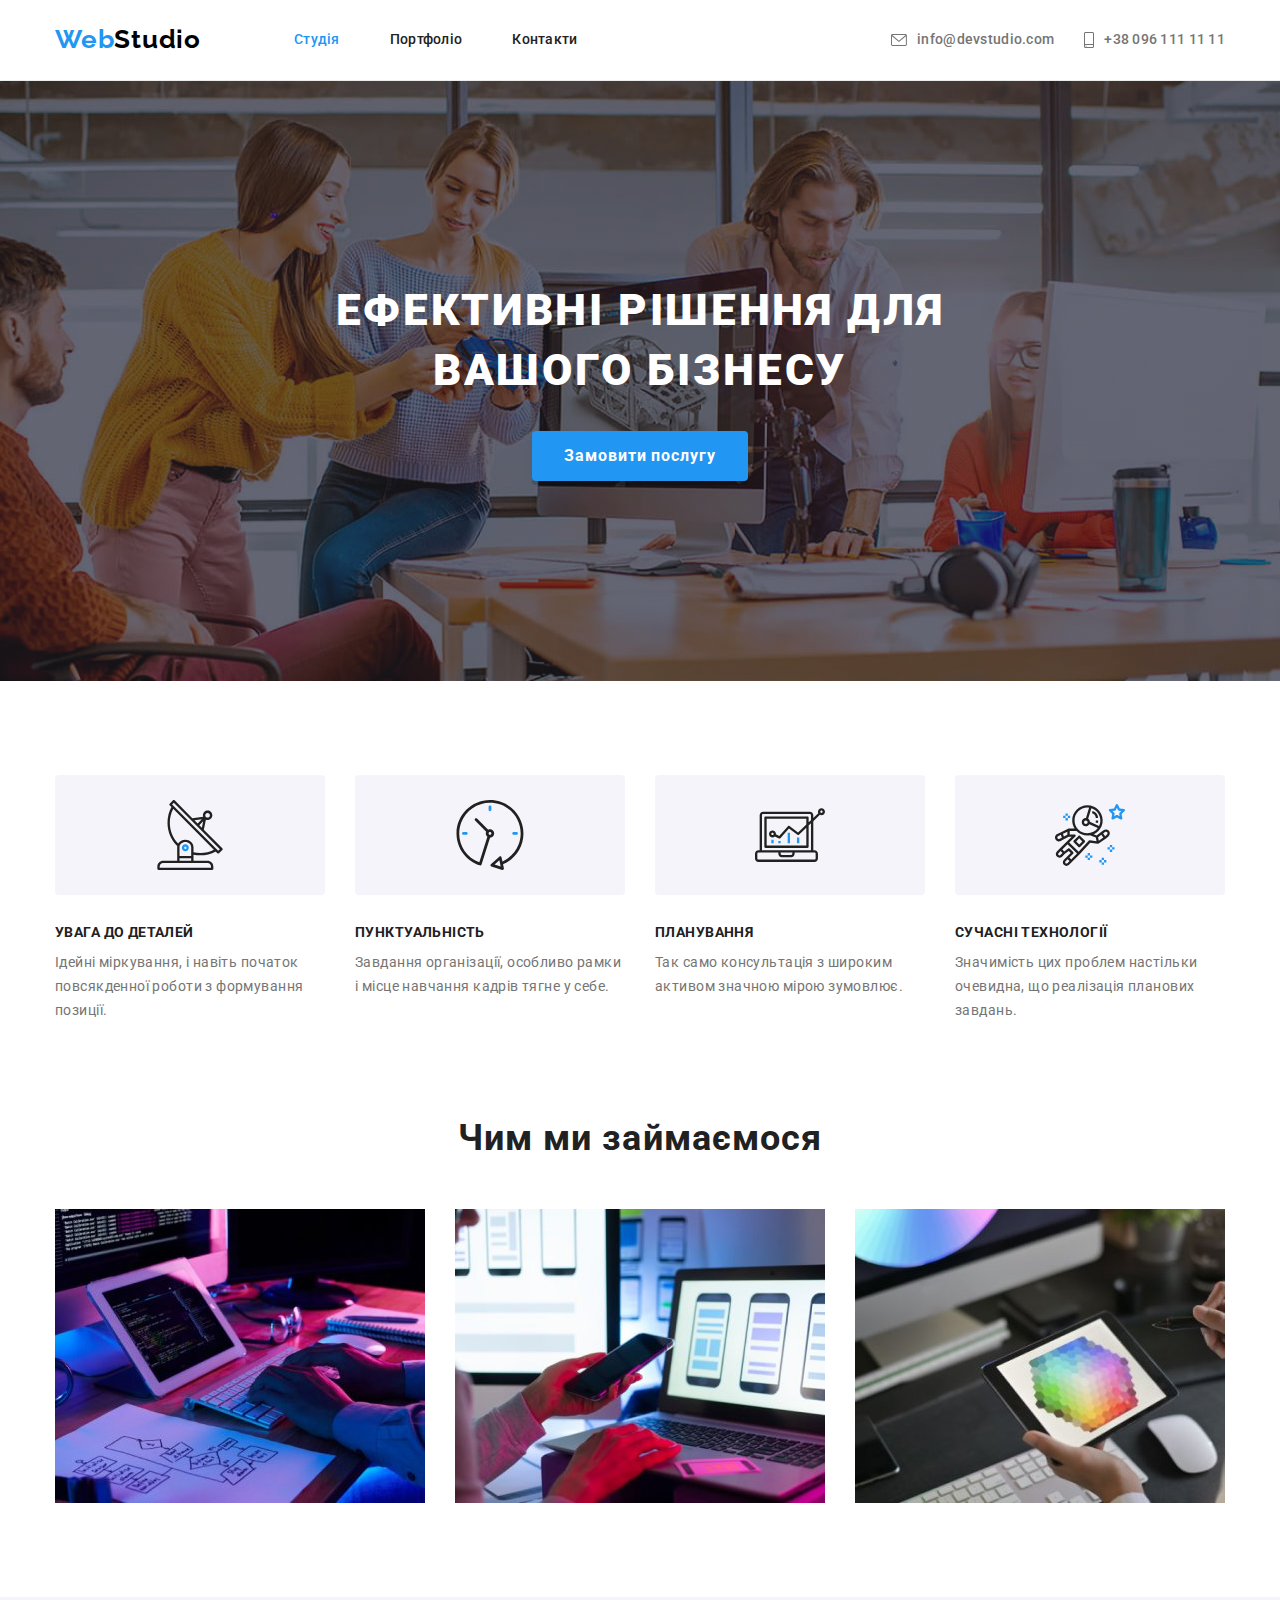
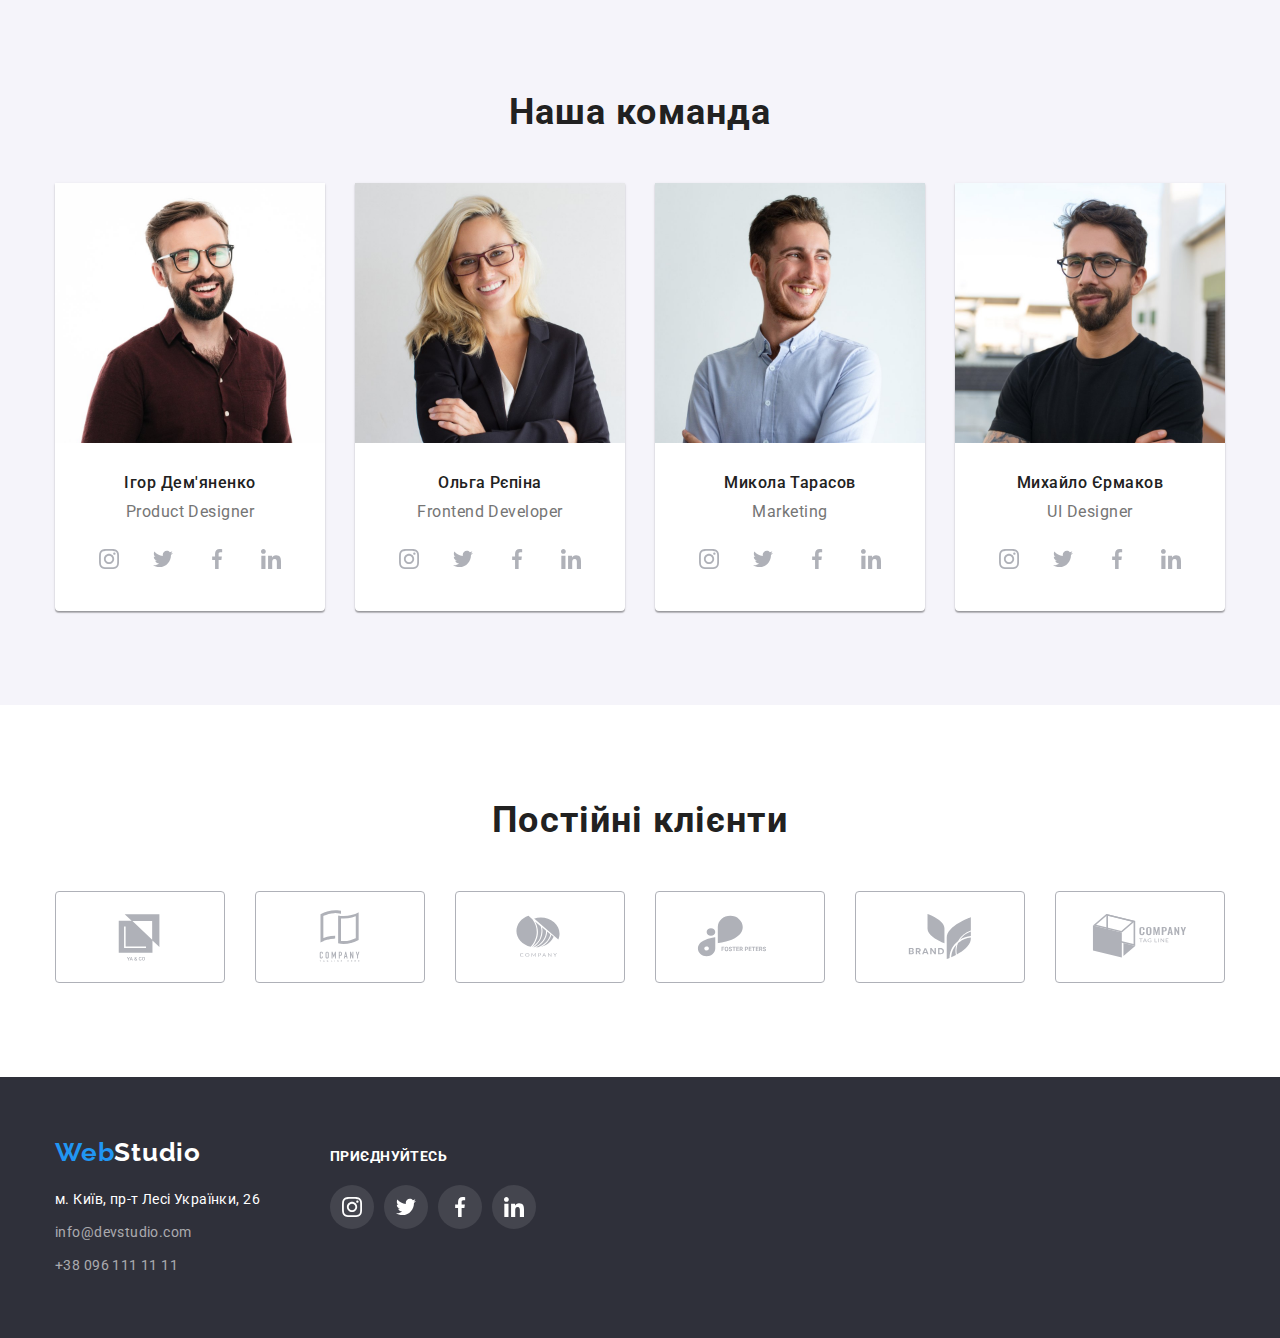
<file: index.html>
<!DOCTYPE html>
<html lang="uk">
<head>
    <meta charset="UTF-8">
    <meta http-equiv="X-UA-Compatible" content="IE=edge">
    <meta name="viewport" content="width=device-width, initial-scale=1.0">
    <title>Студія</title>
    <link rel="preconnect" href="https://fonts.googleapis.com">
    <link rel="preconnect" href="https://fonts.gstatic.com" crossorigin>
    <link href="https://fonts.googleapis.com/css2?family=Raleway:wght@700&family=Roboto:wght@400;500;700;900&display=swap"
        rel="stylesheet">
    <link rel="stylesheet" href="https://cdnjs.cloudflare.com/ajax/libs/modern-normalize/1.1.0/modern-normalize.min.css">
    <link rel="stylesheet" href="./css/styles.css">
</head>

<body>
        <header>
            <div class="container main-nav">
                <nav class="navigation">
                    <a class="logo" href="./index.html">Web<span class="logo-header">Studio</span></a>
                    <ul class="nav-list">
                        <li class="item"><a class="nav-link current" href="./index.html">Студія</a></li>
                        <li class="item"><a class="nav-link" href="./portfolio.html">Портфоліо</a></li>
                        <li class="item"><a class="nav-link" href="#">Контакти</a></li>
                    </ul>
                </nav>
                <ul class="list-header">
                    <li class="item-header">
                        <a class="link-mail" href="mailto:info@devstudio.com">
                            <svg class="icon-mail" width="16" height="12">
                                <use href="./images/symbol-defs.svg#icon-envelope"></use>
                            </svg>
                            info@devstudio.com
                        </a>
                    </li>
                    <li class="item-header">
                        <a class="link-mail" href="tel:+380961111111">
                            <svg class="icon-mail" width="10" height="16">
                                <use href="./images/symbol-defs.svg#icon-smartphone"></use>
                            </svg>
                            +38 096 111 11 11
                        </a>
                    </li>
                </ul>
            </div>
        </header>
    <main>
        <section class="hero-studio">
            <div class="container">
                <div class="hero-main">
                    <h1 class="hero-title">Ефективні рішення для вашого бізнесу</h1>
                    <button type="button" class="hero-button">Замовити послугу</button>
                </div>                
            </div>            
        </section>
        <section class="section">
            <div class="container">
                <!--Прихований заголовок-->
                <h2 class="section-title visually-hidden">Особливості</h2>
                <ul class="list feature">
                    <li class="feature-item">
                        <div class="feature-picture">
                            <svg class="feature-icon" width="70" height="70">
                                <use href="./images/symbol-defs.svg#icon-antenna"></use>
                            </svg>
                        </div>
                        <h3 class="feature-title">Увага до деталей</h3>
                        <p class="feature-text">Ідейні міркування, і навіть початок повсякденної роботи з формування
                            позиції.</p>
                    </li>
                    <li class="feature-item">
                        <div class="feature-picture">
                            <svg class="feature-icon" width="70" height="70">
                                <use href="./images/symbol-defs.svg#icon-clock"></use>
                            </svg>
                        </div>
                        <h3 class="feature-title">Пунктуальність</h3>
                        <p class="feature-text">Завдання організації, особливо рамки і місце навчання кадрів тягне у себе.
                        </p>
                    </li>
                    <li class="feature-item">
                        <div class="feature-picture">
                            <svg class="feature-icon" width="70" height="70">
                                <use href="./images/symbol-defs.svg#icon-diagram"></use>
                            </svg>
                        </div>
                        <h3 class="feature-title">Планування</h3>
                        <p class="feature-text">Так само консультація з широким активом значною мірою зумовлює.</p>
                    </li>
                    <li class="feature-item">
                        <div class="feature-picture">
                            <svg class="feature-icon" width="70" height="70">
                                <use href="./images/symbol-defs.svg#icon-astronaut"></use>
                            </svg>
                        </div>
                        <h3 class="feature-title">Сучасні технології</h3>
                        <p class="feature-text">Значимість цих проблем настільки очевидна, що реалізація планових завдань.
                        </p>
                    </li>
                </ul>
            </div>            
        </section>
        <section class="section works">
            <div class="container">
                <h2 class="section-title works">Чим ми займаємося</h2>
                <ul class="list works">
                    <li class="work-item">
                        <img class="work-img" src="./images/image1.jpg" alt="долоні друкують на клавіатурі" width="370" height="294">
                    </li>
                    <li class="work-item">
                        <img class="work-img" src="./images/image2.jpg" alt="одна долоня тримає телефон, інша долоня на тачпаді"
                            width="370" height="294">
                    </li>
                    <li class="work-item">
                        <img class="work-img" src="./images/image3.jpg" alt="одна долоня тримає планшет, інша долоня тримає ручку"
                            width="370" height="294">
                    </li>
                </ul>
            </div>            
        </section>
        <section class="section team">
            <div class="container">
                <h2 class="section-title">Наша команда</h2>
                <ul class="list team">
                    <li class="team-item">
                        <img class="employee-photo" src="./images/photo1.jpg"
                            alt="молодий чоловік в окулярах та у коричневій сорочці посміхається" width="270" height="260">
                        <div class="employee-info">
                            <h3 class="employee-name">Ігор Дем'яненко</h3>
                            <p class="employee-position">Product Designer</p>
                            <ul class="social-list">
                                <li class="social-item">
                                    <a class="social-link" href="">
                                        <svg class="icon-social" width="20" height="20">
                                            <use href="./images/symbol-defs.svg#icon-instagram"></use>
                                        </svg>
                                    </a>
                                </li>
                                <li class="social-item">
                                    <a class="social-link" href="">
                                        <svg class="icon-social" width="20" height="20">
                                            <use href="./images/symbol-defs.svg#icon-twitter"></use>
                                        </svg>
                                    </a>
                                </li>
                                <li class="social-item">
                                    <a class="social-link" href="">
                                        <svg class="icon-social" width="20" height="20">
                                            <use href="./images/symbol-defs.svg#icon-facebook"></use>
                                        </svg>
                                    </a>
                                </li>
                                <li class="social-item">
                                    <a class="social-link" href="">
                                        <svg class="icon-social" width="20" height="20">
                                            <use href="./images/symbol-defs.svg#icon-linkedin"></use>
                                        </svg>
                                    </a>
                                </li>
                            </ul>
                        </div>
                    </li>
                    <li class="team-item">
                        <img class="employee-photo" src="./images/photo2.jpg"
                            alt="молода білявка в окулярах та в чорному жакеті посміхається" width="270" height="260">
                        <div class="employee-info">
                            <h3 class="employee-name">Ольга Рєпіна</h3>
                            <p class="employee-position">Frontend Developer</p>
                            <ul class="social-list">
                                <li class="social-item">
                                    <a class="social-link" href="">
                                        <svg class="icon-social" width="20" height="20">
                                            <use href="./images/symbol-defs.svg#icon-instagram"></use>
                                        </svg>
                                    </a>
                                </li>
                                <li class="social-item">
                                    <a class="social-link" href="">
                                        <svg class="icon-social" width="20" height="20">
                                            <use href="./images/symbol-defs.svg#icon-twitter"></use>
                                        </svg>
                                    </a>
                                </li>
                                <li class="social-item">
                                    <a class="social-link" href="">
                                        <svg class="icon-social" width="20" height="20">
                                            <use href="./images/symbol-defs.svg#icon-facebook"></use>
                                        </svg>
                                    </a>
                                </li>
                                <li class="social-item">
                                    <a class="social-link" href="">
                                        <svg class="icon-social" width="20" height="20">
                                            <use href="./images/symbol-defs.svg#icon-linkedin"></use>
                                        </svg>
                                    </a>
                                </li>
                            </ul>
                        </div>
                    </li>
                    <li class="team-item">
                        <img class="employee-photo" src="./images/photo3.jpg" alt="молодий чоловік у світлій сорочці посміхається"
                            width="270" height="260">
                        <div class="employee-info">
                            <h3 class="employee-name">Микола Тарасов</h3>
                            <p class="employee-position">Marketing</p>
                            <ul class="social-list">
                                <li class="social-item">
                                    <a class="social-link" href="">
                                        <svg class="icon-social" width="20" height="20">
                                            <use href="./images/symbol-defs.svg#icon-instagram"></use>
                                        </svg>
                                    </a>
                                </li>
                                <li class="social-item">
                                    <a class="social-link" href="">
                                        <svg class="icon-social" width="20" height="20">
                                            <use href="./images/symbol-defs.svg#icon-twitter"></use>
                                        </svg>
                                    </a>
                                </li>
                                <li class="social-item">
                                    <a class="social-link" href="">
                                        <svg class="icon-social" width="20" height="20">
                                            <use href="./images/symbol-defs.svg#icon-facebook"></use>
                                        </svg>
                                    </a>
                                </li>
                                <li class="social-item">
                                    <a class="social-link" href="">
                                        <svg class="icon-social" width="20" height="20">
                                            <use href="./images/symbol-defs.svg#icon-linkedin"></use>
                                        </svg>
                                    </a>
                                </li>
                            </ul>
                        </div>
                    </li>
                    <li class="team-item">
                        <img class="employee-photo" src="./images/photo4.jpg"
                            alt="молодий чоловік в окулярах та у чорній футболці посміхається" width="270" height="260">
                        <div class="employee-info">
                            <h3 class="employee-name">Михайло Єрмаков</h3>
                            <p class="employee-position">UI Designer</p>
                            <ul class="social-list">
                                <li class="social-item">
                                    <a class="social-link" href="">
                                        <svg class="icon-social" width="20" height="20">
                                            <use href="./images/symbol-defs.svg#icon-instagram"></use>
                                        </svg>
                                    </a>
                                </li>
                                <li class="social-item">
                                    <a class="social-link" href="">
                                        <svg class="icon-social" width="20" height="20">
                                            <use href="./images/symbol-defs.svg#icon-twitter"></use>
                                        </svg>
                                    </a>
                                </li>
                                <li class="social-item">
                                    <a class="social-link" href="">
                                        <svg class="icon-social" width="20" height="20">
                                            <use href="./images/symbol-defs.svg#icon-facebook"></use>
                                        </svg>
                                    </a>
                                </li>
                                <li class="social-item">
                                    <a class="social-link" href="">
                                        <svg class="icon-social" width="20" height="20">
                                            <use href="./images/symbol-defs.svg#icon-linkedin"></use>
                                        </svg>
                                    </a>
                                </li>
                            </ul>
                        </div>
                    </li>
                </ul>
            </div>            
        </section>
        <section class="section clients">
            <div class="container">
                <h2 class="section-title clients">Постійні клієнти</h2>
                <ul class="client-list">
                    <li class="client-item">
                        <a class="client-link" href="">
                            <svg class="icon-client" width="106" height="60">
                                <use href="./images/symbol-defs.svg#icon-logoclient1"></use>
                            </svg>
                        </a>
                    </li>
                    <li class="client-item">
                        <a class="client-link" href="">
                            <svg class="icon-client" width="106" height="60">
                                <use href="./images/symbol-defs.svg#icon-logoclient2"></use>
                            </svg>
                        </a>
                    </li>
                    <li class="client-item">
                        <a class="client-link" href="">
                            <svg class="icon-client" width="106" height="60">
                                <use href="./images/symbol-defs.svg#icon-logoclient3"></use>
                            </svg>
                        </a>
                    </li>
                    <li class="client-item">
                        <a class="client-link" href="">
                            <svg class="icon-client" width="106" height="60">
                                <use href="./images/symbol-defs.svg#icon-logoclient4"></use>
                            </svg>
                        </a>
                    </li>
                    <li class="client-item">
                        <a class="client-link" href="">
                            <svg class="icon-client" width="106" height="60">
                                <use href="./images/symbol-defs.svg#icon-logoclient5"></use>
                            </svg>
                        </a>
                    </li>
                    <li class="client-item">
                        <a class="client-link" href="">
                            <svg class="icon-client" width="106" height="60">
                                <use href="./images/symbol-defs.svg#icon-logoclient6"></use>
                            </svg>
                        </a>
                    </li>
                </ul>
            </div>
        </section>
    </main>
    <footer class="footer">
        <div class="container">
            <ul class="contacts-list">
                <li class="contacts-item address">
                    <a class="logo" href="./index.html">Web<span class="logo-footer">Studio</span></a>
                    <address>
                        <ul class="list address">
                            <li class="address-item"><a class="address-link map" href="https://goo.gl/maps/bEffphsuhpdSaDkT6"
                                    target="_blank" rel="noreferrer noopener">м. Київ, пр-т Лесі Українки, 26</a></li>
                            <li class="address-item"><a class="address-link contact"
                                    href="mailto:info@devstudio.com">info@devstudio.com</a>
                            </li>
                            <li class="address-item"><a class="address-link contact" href="tel:+380961111111">+38 096 111 11
                                    11</a></li>
                        </ul>
                    </address>
                </li>
                <li class="contacts-item networks">
                    <h3 class="networks-text">Приєднуйтесь</h3>
                    <ul class="social-list">
                        <li class="social-item">
                            <a class="social-link-footer" href="">
                                <svg class="icon-social" width="20" height="20">
                                    <use href="./images/symbol-defs.svg#icon-instagram"></use>
                                </svg>
                            </a>
                        </li>
                        <li class="social-item">
                            <a class="social-link-footer" href="">
                                <svg class="icon-social" width="20" height="20">
                                    <use href="./images/symbol-defs.svg#icon-twitter"></use>
                                </svg>
                            </a>
                        </li>
                        <li class="social-item">
                            <a class="social-link-footer" href="">
                                <svg class="icon-social" width="20" height="20">
                                    <use href="./images/symbol-defs.svg#icon-facebook"></use>
                                </svg>
                            </a>
                        </li>
                        <li class="social-item">
                            <a class="social-link-footer" href="">
                                <svg class="icon-social" width="20" height="20">
                                    <use href="./images/symbol-defs.svg#icon-linkedin"></use>
                                </svg>
                            </a>
                        </li>
                    </ul>
                </li>
            </ul>
        </div>
    </footer>
</body>

</html>
</file>
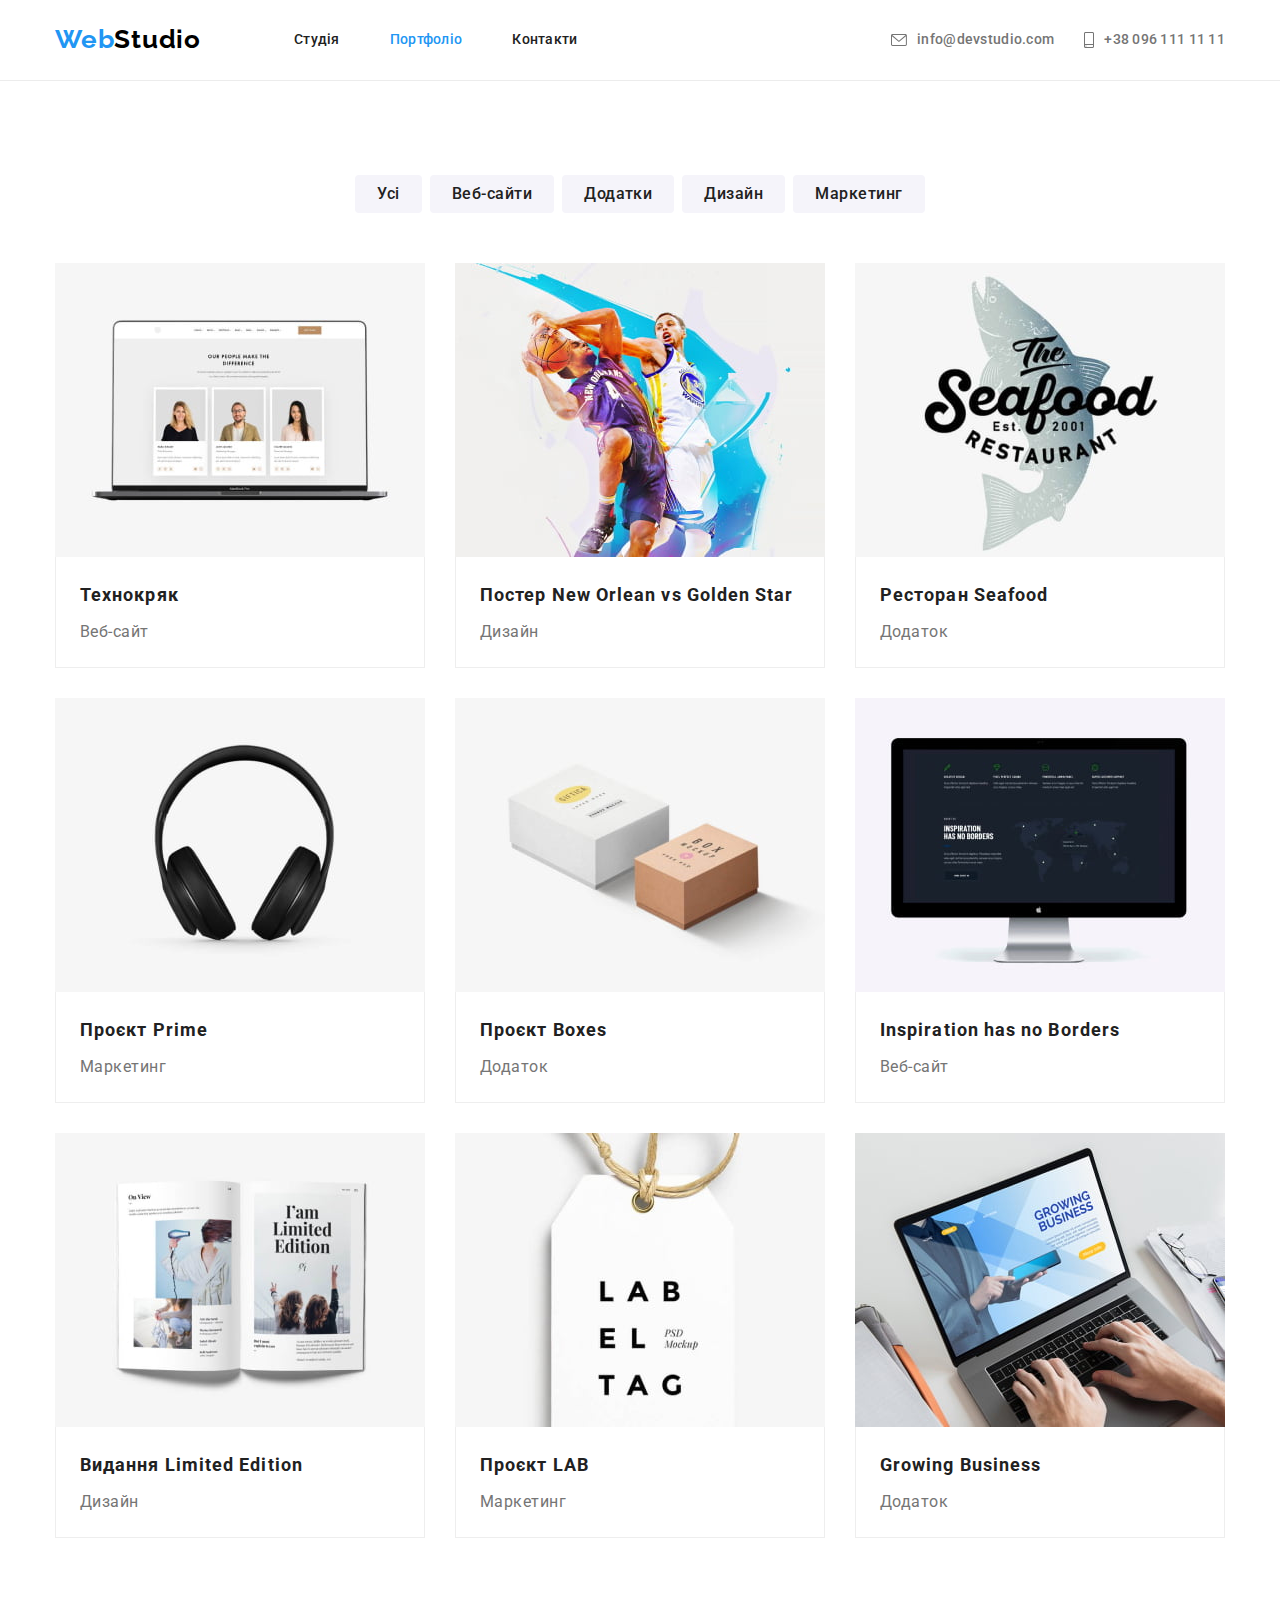
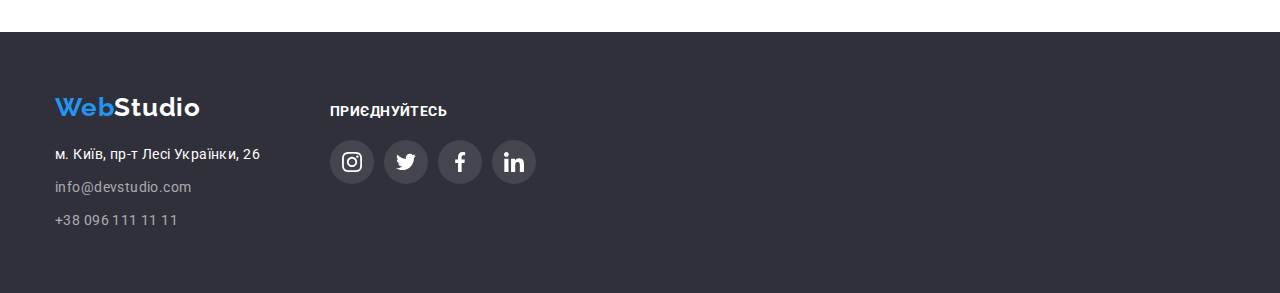
<file: portfolio.html>
<!DOCTYPE html>
<html lang="uk">
<head>
    <meta charset="UTF-8">
    <meta http-equiv="X-UA-Compatible" content="IE=edge">
    <meta name="viewport" content="width=device-width, initial-scale=1.0">
    <title>Портфоліо</title>
    <link rel="preconnect" href="https://fonts.googleapis.com">
    <link rel="preconnect" href="https://fonts.gstatic.com" crossorigin>
    <link href="https://fonts.googleapis.com/css2?family=Raleway:wght@700&family=Roboto:wght@400;500;700;900&display=swap"
        rel="stylesheet">
    <link rel="stylesheet" href="https://cdnjs.cloudflare.com/ajax/libs/modern-normalize/1.1.0/modern-normalize.min.css">
    <link rel="stylesheet" href="./css/styles.css">
</head>

<body>
        <header>
            <div class="container main-nav">
                <nav class="navigation">
                    <a class="logo" href="./index.html">Web<span class="logo-header">Studio</span></a>
                    <ul class="nav-list">
                        <li class="item"><a class="nav-link" href="./index.html">Студія</a></li>
                        <li class="item"><a class="nav-link current" href="./portfolio.html">Портфоліо</a></li>
                        <li class="item"><a class="nav-link" href="#">Контакти</a></li>
                    </ul>
                </nav>
                <ul class="list-header">
                    <li class="item-header">
                        <a class="link-mail" href="mailto:info@devstudio.com">
                            <svg class="icon-mail" width="16" height="12">
                                <use href="./images/symbol-defs.svg#icon-envelope"></use>
                            </svg>
                            info@devstudio.com
                        </a>
                    </li>
                    <li class="item-header">
                        <a class="link-mail" href="tel:+380961111111">
                            <svg class="icon-mail" width="10" height="16">
                                <use href="./images/symbol-defs.svg#icon-smartphone"></use>
                            </svg>
                            +38 096 111 11 11
                        </a>
                    </li>
                </ul>
            </div>
        </header>
    <main>
        <section class="section work">
            <div class="container">
                <!--Прихований заголовок-->
                <h1 class="work-portfolio visually-hidden">Наші роботи</h1>
                <ul class="filter-item">
                    <li class="filter-work"><button class="filter-button" type="button">Усі</button></li>
                    <li class="filter-work"><button class="filter-button" type="button">Веб-сайти</button></li>
                    <li class="filter-work"><button class="filter-button" type="button">Додатки</button></li>
                    <li class="filter-work"><button class="filter-button" type="button">Дизайн</button></li>
                    <li class="filter-work"><button class="filter-button" type="button">Маркетинг</button></li>
                </ul>
                <ul class="list examples">
                    <li class="example-item">
                            <a class="example-card" href="#">
                                <img class="work-examples" src="./images/project1.jpg"
                                    alt="На екрані ноутбука демонструються три фото співробітників" width="370" height="294">
                                <div>
                                    <h2 class="work-title">Технокряк</h2>
                                    <p class="work-description">Веб-сайт</p>
                                </div>
                            </a>            
                    </li>
                    <li class="example-item">
                        <a class="example-card" href="#">
                            <img class="work-examples" src="./images/project2.jpg"
                                alt="Два баскетболісти у прижку. Один у фіолетовій формі, інший - у білій" width="370" height="294">
                            <div>
                                <h2 class="work-title">Постер New Orlean vs Golden Star</h2>
                                <p class="work-description">Дизайн</p>
                            </div>
                        </a>
                    </li>
                    <li class="example-item">
                        <a class="example-card" href="#">
                            <img class="work-examples" src="./images/project3.jpg"
                                alt="На фоні вертикальнонамальованої риби є напис Ресторан морепродуктів" width="370" height="294">
                            <div>
                                <h2 class="work-title">Ресторан Seafood</h2>
                                <p class="work-description">Додаток</p>
                            </div>
                        </a>
                    </li>
                    <li class="example-item">
                        <a class="example-card" href="#">
                            <img class="work-examples" src="./images/project4.jpg" alt="Чорні бездротові накладні навушники" width="370"
                                height="294">
                            <div>
                                <h2 class="work-title">Проєкт Prime</h2>
                                <p class="work-description">Маркетинг</p>
                            </div>
                        </a>
                    </li>
                    <li class="example-item">
                        <a class="example-card" href="#">
                            <img class="work-examples" src="./images/project5.jpg" alt="Дві коробочки. Більша білого кольору, менша - коричневого"
                                width="370" height="294">
                            <div>
                                <h2 class="work-title">Проєкт Boxes</h2>
                                <p class="work-description">Додаток</p>
                            </div>
                        </a>
                    </li>
                    <li class="example-item">
                        <a class="example-card" href="#">
                            <img class="work-examples" src="./images/project6.jpg" alt="Білий напис на чорному екрані моноблока iMac" width="370"
                                height="294">
                            <div>
                                <h2 class="work-title">Inspiration has no Borders</h2>
                                <p class="work-description">Веб-сайт</p>
                            </div>                            
                        </a>
                    </li>
                    <li class="example-item">
                        <a class="example-card" href="#">
                            <img class="work-examples" src="./images/project7.jpg" alt="Розгорнута книга з ілюстраціями життя жінок" width="370"
                                height="294">
                            <div>
                                <h2 class="work-title">Видання Limited Edition</h2>
                                <p class="work-description">Дизайн</p>
                            </div>                            
                        </a>
                    </li>
                    <li class="example-item">
                        <a class="example-card" href="#">
                            <img class="work-examples" src="./images/project8.jpg" alt="Бірка-етикетка на канатику" width="370" height="294">
                        <div>
                            <h2 class="work-title">Проєкт LAB</h2>
                            <p class="work-description">Маркетинг</p>
                        </div>                            
                        </a>
                    </li>
                    <li class="example-item">
                        <a class="example-card" href="#" target="_blank">
                            <img class="work-examples" src="./images/project9.jpg" alt="Кисті рук друкують на клавіатурі ноутбука" width="370"
                                height="294">
                        <div>
                            <h2 class="work-title">Growing Business</h2>
                            <p class="work-description">Додаток</p>
                        </div>                            
                        </a>
                    </li>
                </ul>
            </div>            
        </section>
    </main>
    <footer class="footer">
        <div class="container">
            <ul class="contacts-list">
                <li class="contacts-item address">
                    <a class="logo" href="./index.html">Web<span class="logo-footer">Studio</span></a>
                    <address>
                        <ul class="list address">
                            <li class="address-item"><a class="address-link map"
                                    href="https://goo.gl/maps/bEffphsuhpdSaDkT6" target="_blank"
                                    rel="noreferrer noopener">м. Київ, пр-т Лесі Українки, 26</a></li>
                            <li class="address-item"><a class="address-link contact"
                                    href="mailto:info@devstudio.com">info@devstudio.com</a>
                            </li>
                            <li class="address-item"><a class="address-link contact" href="tel:+380961111111">+38 096 111 11
                                    11</a></li>
                        </ul>
                    </address>
                </li>
                <li class="contacts-item networks">
                    <h3 class="networks-text">Приєднуйтесь</h3>
                    <ul class="social-list">
                        <li class="social-item">
                            <a class="social-link-footer" href="">
                                <svg class="icon-social" width="20" height="20">
                                    <use href="./images/symbol-defs.svg#icon-instagram"></use>
                                </svg>
                            </a>
                        </li>
                        <li class="social-item">
                            <a class="social-link-footer" href="">
                                <svg class="icon-social" width="20" height="20">
                                    <use href="./images/symbol-defs.svg#icon-twitter"></use>
                                </svg>
                            </a>
                        </li>
                        <li class="social-item">
                            <a class="social-link-footer" href="">
                                <svg class="icon-social" width="20" height="20">
                                    <use href="./images/symbol-defs.svg#icon-facebook"></use>
                                </svg>
                            </a>
                        </li>
                        <li class="social-item">
                            <a class="social-link-footer" href="">
                                <svg class="icon-social" width="20" height="20">
                                    <use href="./images/symbol-defs.svg#icon-linkedin"></use>
                                </svg>
                            </a>
                        </li>
                    </ul>
                </li>
            </ul>
        </div>
    </footer>
</body>

</html>
</file>
<file: css/styles.css>
/* колір основного тексту #212121 */
/* колір другорядного тексту #757575 */
/* акцент тексту #2196F3 */
/* білий #FFFFFF */
/* додатковий чорний колір тексту #000000 */

/* колір основного фону #FFFFFF */
/* колір другорядного фону #2F303A */
/* колір додаткового фону #F5F5F5 */

/* колір фону кнопки #F5F4FA */


:root {
/* Fonts */
    --main-font: Roboto, sans-serif;
    --second-font: Raleway, sans-serif;

/* Colors */
    --primary-text-color: #212121;
    --secondary-text-color: #757575;
    --accent-color: #2196F3;
    --additional-text-color: #000000;

/* Background color */
    --primary-background-color: #FFFFFF;
    --secondary-background-color: #2F303A;
    --additional-background-color: #F5F5F5;
    --button-background-color: #F5F4FA;
}

body,
h1,
h2,
h3,
h4,
h5,
h6,
p,
ul,
li {
    margin: 0;
    padding: 0;
}


ul {
    list-style: none;
}

a {
    text-decoration: none;
    color: inherit;
}

address {
    font-style: normal;
}

button {
    font-family: inherit;
    padding: 0;
    margin: 0;
}

img {
    display: block;
    max-width: 100%;
    height: auto;
}

/* формула для приховання заголовків */
.visually-hidden {
    position: absolute;
    white-space: nowrap;
    width: 1px;
    height: 1px;
    overflow: hidden;
    border: 0;
    padding: 0;
    clip: rect(0 0 0 0);
    clip-path: inset(50%);
    margin: -1px;
}

body {
    background-color: var(--primary-background-color);
    font-family: var(--main-font);
    color: var(--primary-text-color);
}

.container {
    max-width: 1200px;
    width: 100%;
    margin-right: auto;
    margin-left: auto;
    padding-right: 15px;
    padding-left: 15px;
}

.section {
    padding-top: 94px;
    padding-bottom: 94px;
}


/* Стилізація макету СТУДІЯ */

/* Стилізація Header */
header {
    border-bottom: 1px solid #ECECEC;
}

.container.main-nav {
    display: flex;
    align-items: center;    
}

.navigation {
    display: flex;
    align-items: center;
}

/* Стилізація логотипу */
.logo {
    color: var(--accent-color);
    font-family: var(--second-font);
    font-weight: 700;
    font-size: 26px;
    line-height: 1.19;
    letter-spacing: 0.03em;
}

.logo-header {
    color: var(--additional-text-color);
}

.navigation .logo {
    margin-right: 93px;
    padding-top: 24px;
    padding-bottom: 25px;
}

/* Стилізація навігації */
.nav-list {
    display: flex;
    align-items: center;
}

.nav-list .item:not(:last-child) {
    margin-right: 50px;
}

.nav-list .current {
    color: var(--accent-color);
}

.nav-link {
    display: block;
    padding-top: 32px;
    padding-bottom: 32px;

    color: var(--primary-text-color);
    font-weight: 500;
    font-size: 14px;
    line-height: 1.14;
    letter-spacing: 0.02em;
}

.nav-link:hover,
.nav-link:focus {
    color: var(--accent-color);
}

/* Стилізація контактів */
.list-header {
    display: flex;
    margin-left: auto;
}

/* .list-header .item + .item {
    margin-left: 50px;
} */

.list-header .item-header:not(:last-child) {
    margin-right: 30px;
}

.item-header {
    display: flex;
    justify-content: center;
    align-items: center;
}

.link-mail {
    display: flex;
    justify-content: center;
    align-items: center;
    padding-top: 32px;
    padding-bottom: 32px;
    font-weight: 500;
    font-size: 14px;
    line-height: 1.14;
    letter-spacing: 0.02em;
    color: var(--secondary-text-color);
}

.icon-mail {
    fill: currentColor;
    margin-right: 10px;
}


.link-mail:hover,
.link-mail:focus {
    color: var(--accent-color);
}


/* Стилізація Hero */
.hero-studio {
    max-width: 1600px;
    margin-right: auto;
    margin-left: auto;
    padding: 200px 0;
    background-image: linear-gradient(
        rgba(47, 48, 58, 0.4), 
        rgba(47, 48, 58, 0.4)
    ),
    url("../images/background.jpg");
    background-color: var(--secondary-background-color);
    background-repeat: no-repeat;
    background-size: cover;
    background-position: center;
}
.hero-main {
    margin: auto;
    text-align: center;
    width: 696px;
} 
.hero-title {
    color: var(--primary-background-color);
    font-weight: 900;
    font-size: 44px;
    line-height: 1.36;
    text-align: center;
    letter-spacing: 0.06em;
    text-transform: uppercase;
    margin-bottom: 30px;
}

.hero-button {
    display: inline-block;
    padding: 10px 32px;
    background-color: var(--accent-color);
    color: var(--primary-background-color);
    font-weight: 700;
    font-size: 16px;
    line-height: 1.88;
    text-align: center;
    letter-spacing: 0.06em;
    min-width: 216px;
    border: none;
    border-radius: 4px;
    box-shadow: 0px 4px rgba(0, 0, 0, 0.15);
    cursor: pointer;    
}

.hero-button:hover,
.hero-button:focus {
    background-color: #188CE8;
    color: var(--primary-background-color);
}


/* Стилізація секцій */
.section-title {
    color: var(--primary-text-color);
    font-weight: 700;
    font-size: 36px;
    line-height: 1.17;
    text-align: center;
    letter-spacing: 0.03em;
    margin-bottom: 50px;
}

/* Стилізація секції "Особливості" */

.list.feature {
    display: flex;
    align-items: flex-start;
    justify-content: center;
}

.feature-item {
    display: block;
    max-width: 270px;
}

.feature-picture {
    margin-bottom: 30px;
    height: 120px;
    background: #F5F4FA;
    border-radius: 4px;
    display: flex;
    justify-content: center;
    align-items: center;
}

.feature-title {
    color: var(--primary-text-color);
    font-weight: 700;
    font-size: 14px;
    line-height: 1.14;
    letter-spacing: 0.03em;
    text-transform: uppercase;
    margin-bottom: 10px;
}

.feature-text {
    color: var(--secondary-text-color);
    font-size: 14px;
    line-height: 1.71;
    letter-spacing: 0.03em;
}

.feature-item:not(:last-child) {
    margin-right: 30px;
}

/* Стилізація секції "Чим ми займаємося" */
.section.works {
    padding-top: 0;
}

.section-title.works {
    margin-bottom: 50px;
}

.list.works {
    display: flex;
    align-items: center;
}

.work-item:not(:last-child) {
    margin-right: 30px;
}

/* Стилізація секції "Наша команда" */
.team {
    background-color: var(--button-background-color);
}

.list.team {
    display: flex;
}

.team-item {
    background-color: var(--primary-background-color);
    border-radius: 0px 0px 4px 4px;
    box-shadow: 0px 2px 1px rgba(0, 0, 0, 0.2),
                0px 1px 1px rgba(0, 0, 0, 0.14),
                0px 1px 3px rgba(0, 0, 0, 0.12);
}

.team-item:not(:last-child) {
    margin-right: 30px;
}

.employee-info {
    display: block;
    padding-top: 30px;
    padding-bottom: 30px;
}

.employee-name {
    color: var(--primary-text-color);
    font-weight: 500;
    font-size: 16px;
    line-height: 1.19;
    text-align: center;
    letter-spacing: 0.03em;
    margin-bottom: 10px;
}

.employee-position {
    color: var(--secondary-text-color);
    font-size: 16px;
    line-height: 1.19;
    text-align: center;
    letter-spacing: 0.03em;
    margin-bottom: 16px;
}

.social-list {
    display: flex;
    align-items: center;
    justify-content: center;
}

.social-item:not(:last-child) {
    margin-right: 10px;
}

.social-link {
    display: flex;
    justify-content: center;
    align-items: center;
    width: 44px;
    height: 44px;
    border-radius: 50%;
    color: #AFB1B8;    
}

.icon-social {
    fill: currentColor;
}

.social-link:hover,
.social-link:focus {
    background-color: var(--accent-color);
    color: var(--primary-background-color);
}


/* Стилізація секції "Постійні клієнти" */
.client-list {
    display: flex;
    gap: 30px;
    justify-content: center;
    align-items: flex-start;    
}

.client-item {
    flex-basis: calc((100% - 30px * 5) / 6);
}

.client-link {
    display: flex;
    justify-content: center;
    align-items: center;
    height: 92px;
    color: #AFB1B8;
    border: 1px solid #AFB1B8;
    border-radius: 4px;
}

.icon-client {
    fill: currentColor;
}

.client-link:hover,
.client-link:focus {
    color: var(--accent-color);
    border-color: var(--accent-color);
}



/* Стилізація Footer */
.footer {
    background-color:var(--secondary-background-color);
}

/* Стилізація контактної інформації */
.contacts-list {
    display: flex;
    justify-content: flex-start;
    align-items: baseline;
    padding-top: 60px;
    padding-bottom: 60px;
}

.contacts-item {
    display: block;
}

.contacts-item:not(:last-child) {
    margin-right: 70px;
}

.contacts-item .logo {
    display: block;
    margin-bottom: 20px;
}

.logo-footer {
    color: var(--primary-background-color);
}

.address-item:not(:last-child) {
    margin-bottom: 9px;
}

.address-link {
    font-size: 14px;
    line-height: 1.71;
    letter-spacing: 0.03em;
}

.address-link:hover,
.address-link:focus {
    color: var(--accent-color);
}

.map {
    color: var(--primary-background-color);
}

.contact {
    color: rgba(255, 255, 255, 0.6);
}

/* Стилізація блоку соціальних мереж */
.networcs {
    display: block;
    padding-top: 72px;
    padding-bottom: 100px;
}

.networks-text {
    color: var(--primary-background-color);
    font-weight: 700;
    font-size: 14px;
    line-height: 1.14;
    letter-spacing: 0.03em;
    text-transform: uppercase;
    margin-bottom: 20px;
    }

.social-link-footer {
    display: flex;
    justify-content: center;
    align-items: center;
    width: 44px;
    height: 44px;
    border-radius: 50%;
    color: var(--primary-background-color);
    background-color: rgba(255, 255, 255, 0.1);
}

.icon-social {
    fill: currentColor;
}

.social-link-footer:hover,
.social-link-footer:focus {
    background-color: var(--accent-color);
    color: var(--primary-background-color);
}



/* Стилізація макету ПОРТФОЛІО */

/* Стилізація кнопок фільтру */
.filter-item {
    display: flex;
    justify-content: center;
    margin-bottom: 50px;
}

.filter-work:not(:last-child) {
    margin-right: 8px;
}

.filter-button {
    display: block;
    padding-top: 6px;
    padding-right: 22px;
    padding-bottom: 6px;
    padding-left: 22px;
    cursor: pointer;
    background-color: var(--button-background-color);
    color: var(--primary-text-color);
    font-weight: 500;
    font-size: 16px;
    line-height: 1.62;
    text-align: center;
    letter-spacing: 0.03em;
    border: none;
    border-radius: 4px;
}

.filter-button:hover,
.filter-button:focus {
    background-color: var(--accent-color);
    color: var(--primary-background-color);
    box-shadow: 0px 2px 2px rgba(0, 0, 0, 0.12), 
                0px 1px 2px rgba(0, 0, 0, 0.08), 
                0px 3px 1px rgba(0, 0, 0, 0.1);
}

/* Стилізація карток робіт */
.list.examples {
    display: flex;
    flex-wrap: wrap;
    gap: 30px;    
}

.example-item {
    flex-basis: calc((100% - 30px * 2) / 3);    
}

.example-card {
    display: block;
}

.example-card>div {
    padding: 20px 24px;
    border-right: 1px solid #EEEEEE;
    border-bottom: 1px solid #EEEEEE;
    border-left: 1px solid #EEEEEE;
}

.example-card:hover,
.example-card:focus {
    box-shadow: 1px 4px 6px rgba(0, 0, 0, 0.16),
                0px 4px 4px rgba(0, 0, 0, 0.06),
                0px 1px 1px rgba(0, 0, 0, 0.12);
}

.work-title {
    color: var(--primary-text-color);
    font-weight: 700;
    font-size: 18px;
    line-height: 2;
    letter-spacing: 0.06em;
    margin-bottom: 4px;
}

.work-description {
    color: var(--secondary-text-color);
    font-size: 16px;
    line-height: 1.88;
    letter-spacing: 0.03em;
}
</file>
